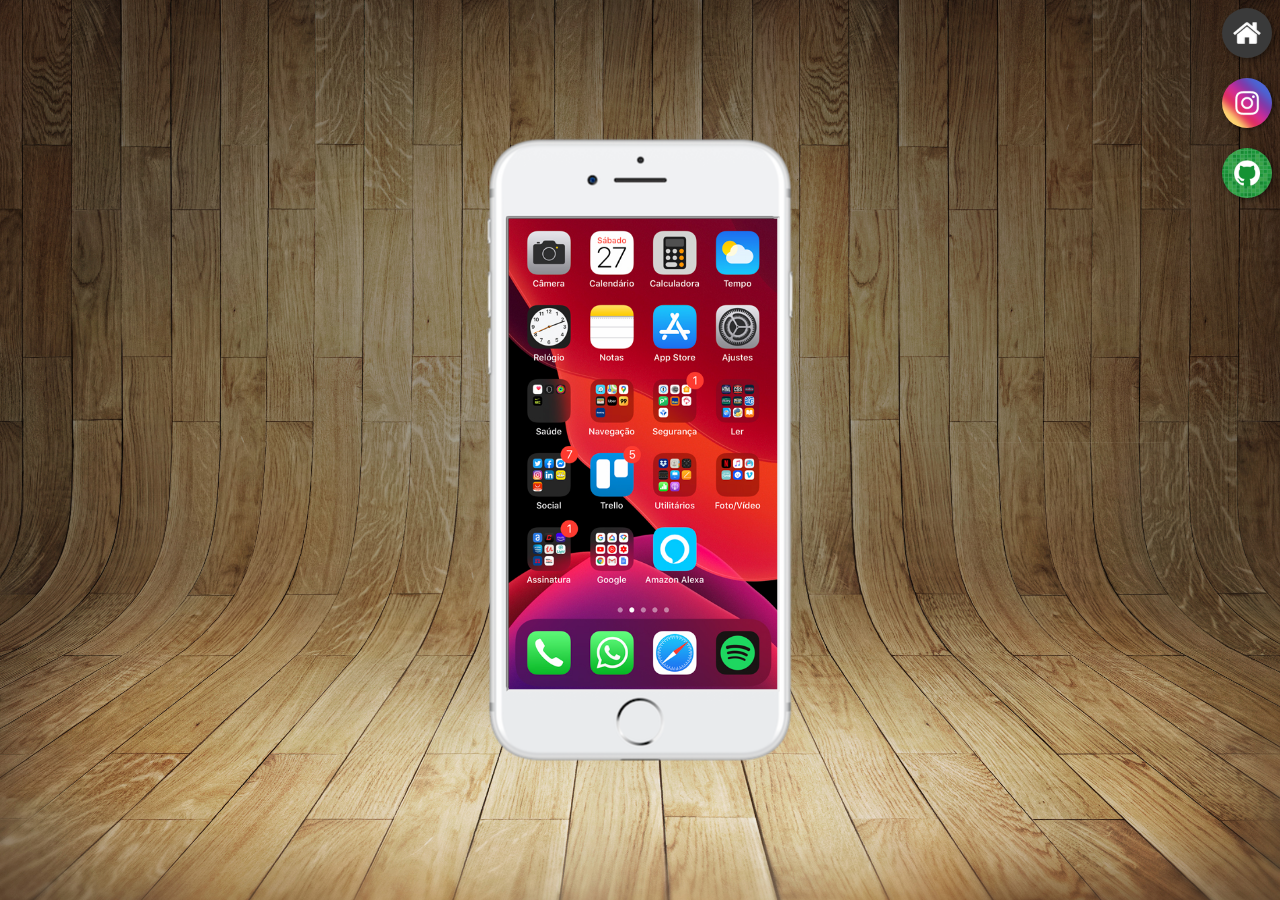
<file: index.html>
<!DOCTYPE html>
<html lang="pt-br">

<head>
    <meta charset="UTF-8">
    <meta name="viewport" content="width=device-width, initial-scale=1.0">
    <title>Projeto Redes Socias</title>
    <link rel="stylesheet" href="estilos/socias.css">
    <link rel="shortcut icon" href="favicon.ico" type="image/x-icon">
</head>

<body>
    <main>
        <section id="telefone">
            <iframe id="tela" name="tela" src="home.html">
                Seu navegador não é compatível com isso.
            </iframe>
        </section>
        <section id="redes-sociais">
            <a href="home.html" target="tela"><img src="imagens/logo-home.jpg" alt="Home"></a><br>
            <a href="instagram.html" target="tela"><img src="imagens/logo-instagram.jpg" alt="Instagram"></a><br>
            <a href="github.html" target="tela"><img src="imagens/logo-github.jpg" alt="Github"></a><br>
        </section>
    </main>
</body>

</html>
</file>
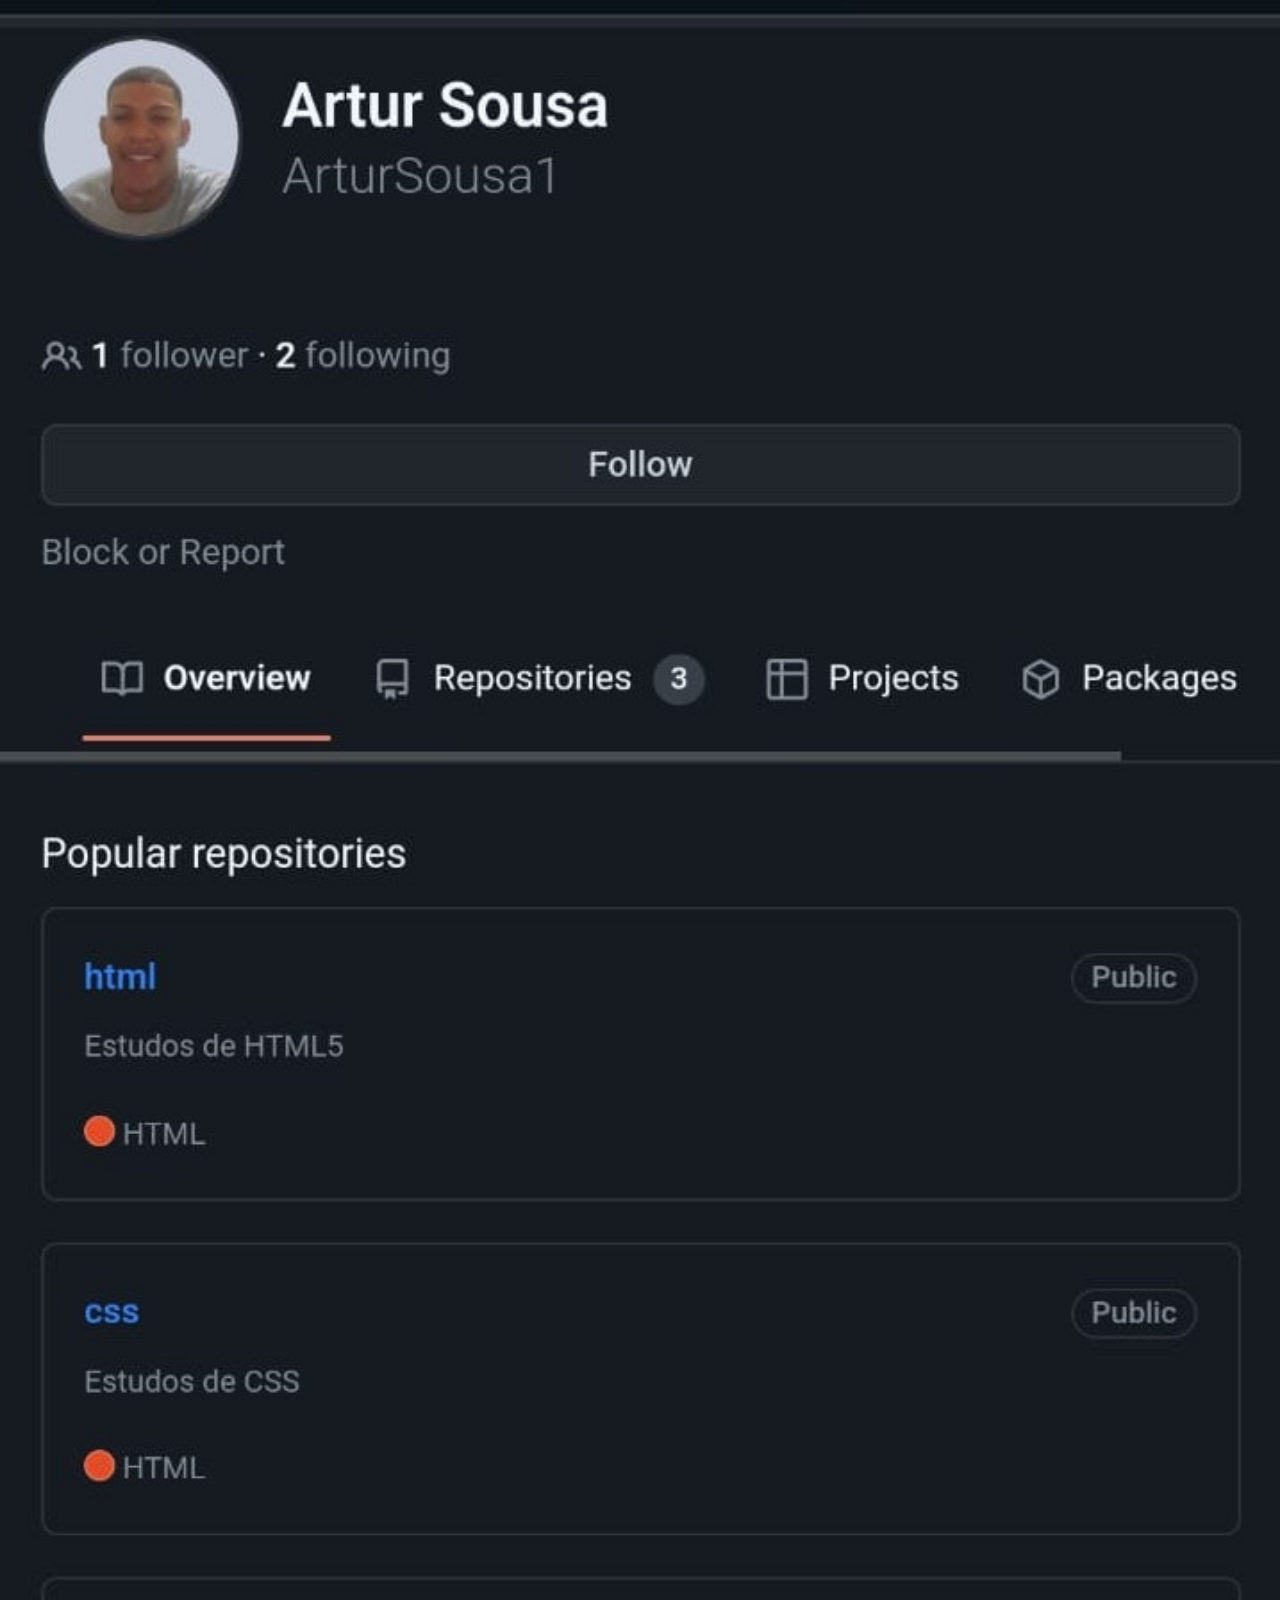
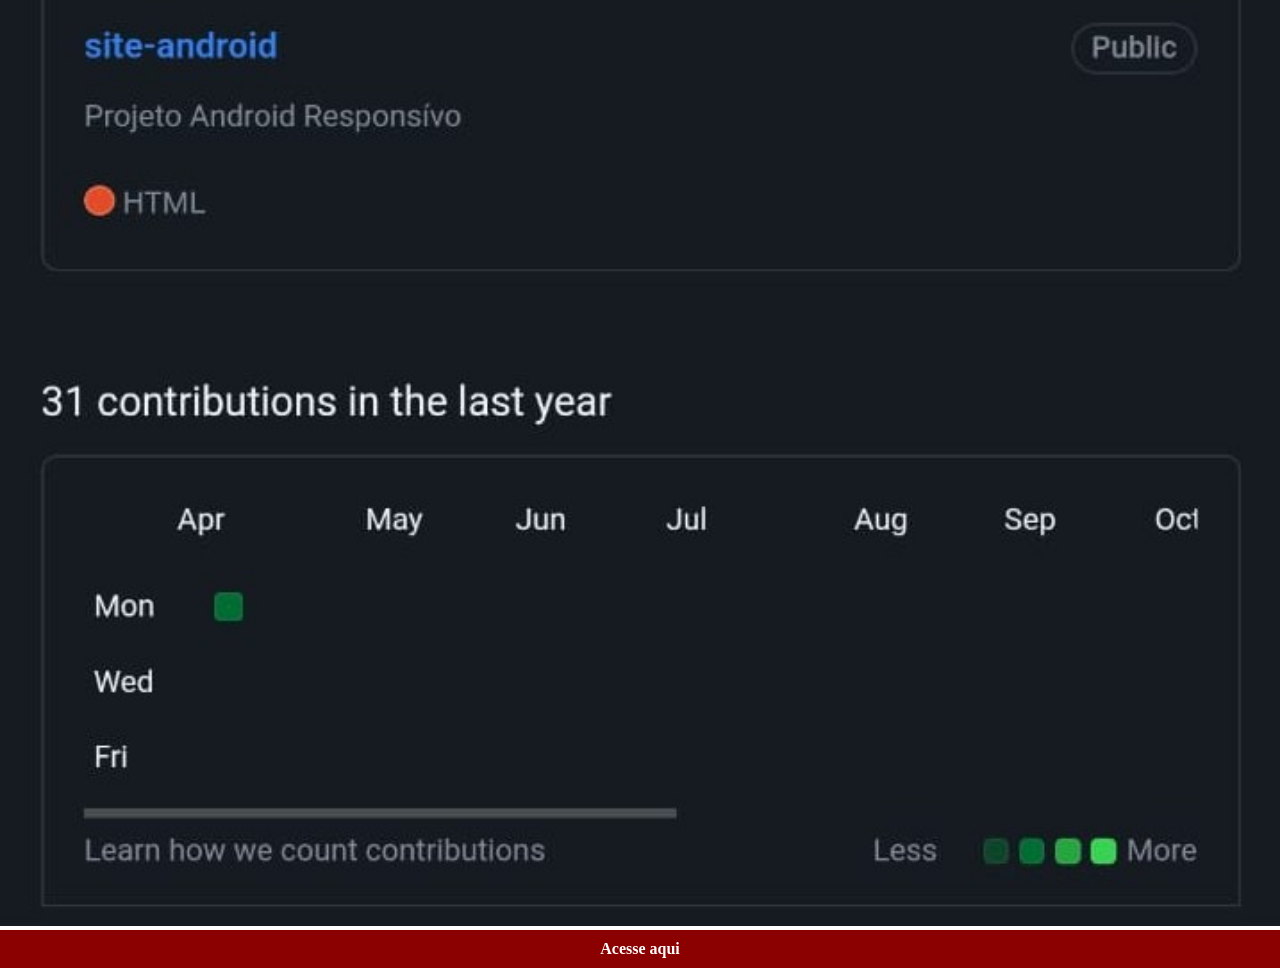
<file: github.html>
<!DOCTYPE html>
<html lang="pt-br">

<head>
    <meta charset="UTF-8">
    <meta name="viewport" content="width=device-width, initial-scale=1.0">
    <title>Perfil Github</title>
    <link rel="stylesheet" href="/estilos/instagram-github.css">
</head>

<body>
    <img src="imagens/WhatsApp Image 2024-03-31 at 16.43.31.jpeg" alt="Perfil-Github">
    <a href="https://github.com/ArturSousa1" target="_blank">Acesse aqui</a>
</body>

</html>
</file>
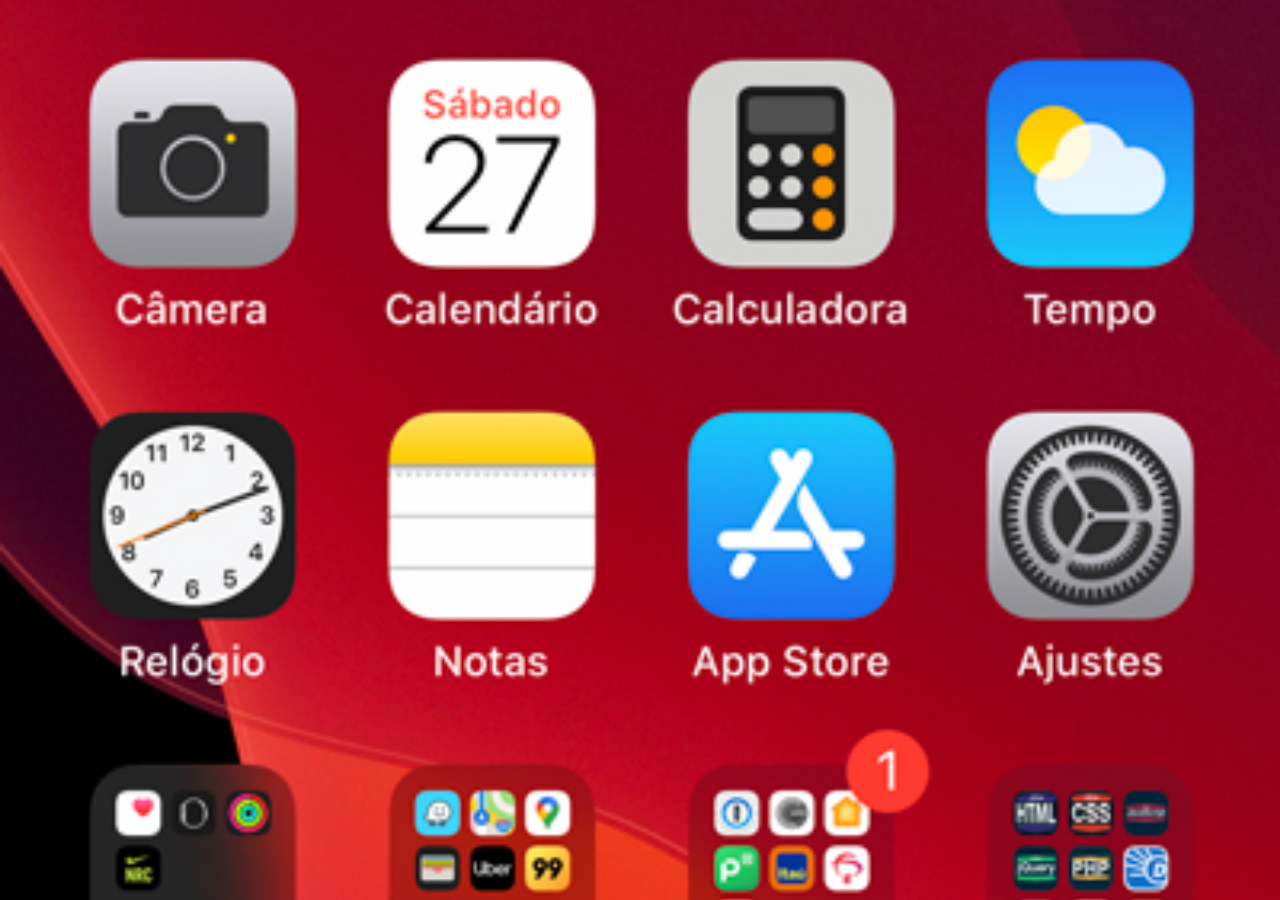
<file: home.html>
<!DOCTYPE html>
<html lang="pt-br">

<head>
    <meta charset="UTF-8">
    <meta name="viewport" content="width=device-width, initial-scale=1.0">
    <title>Home</title>
</head>
<style>
    * {
        margin: 0;
        padding: 0;
    }

    body {
        background: url(imagens/tela-home.jpg)no-repeat;
        background-size: cover;
    }
</style>

<body>
</body>

</html>
</file>
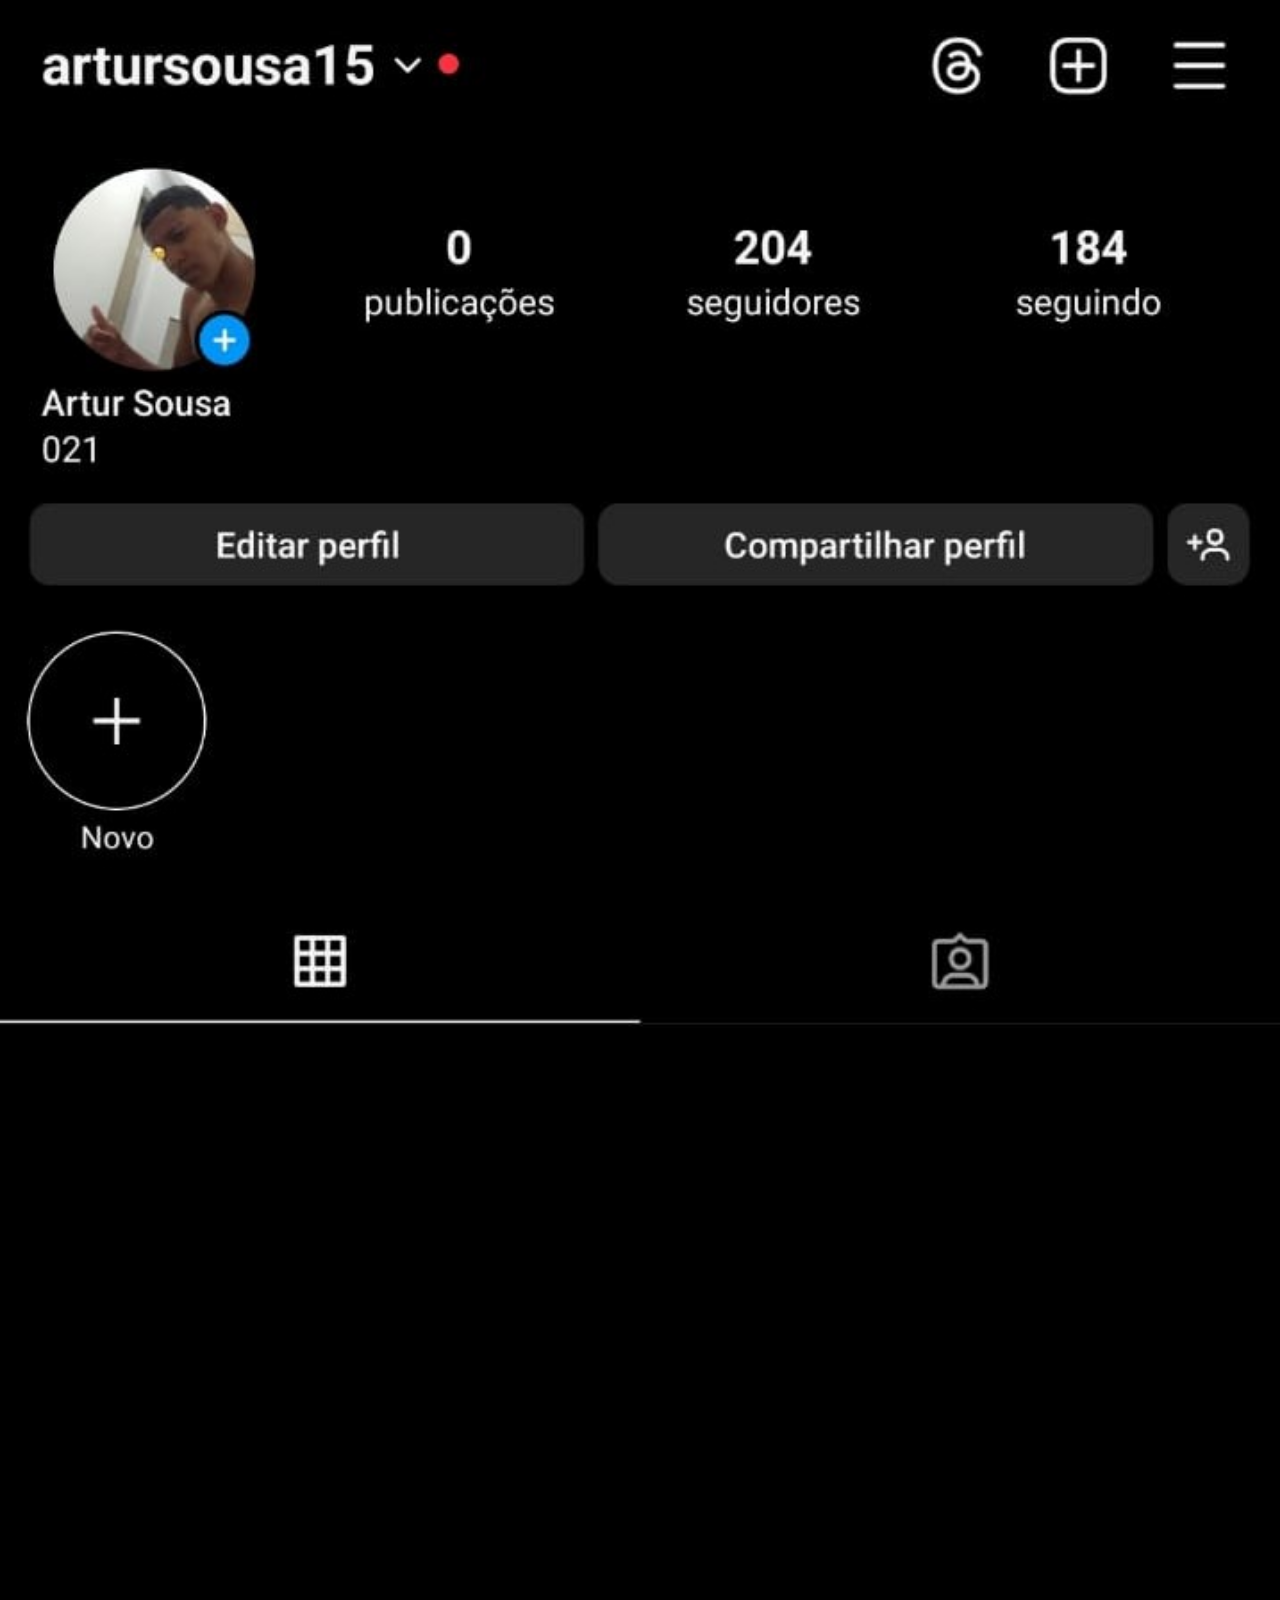
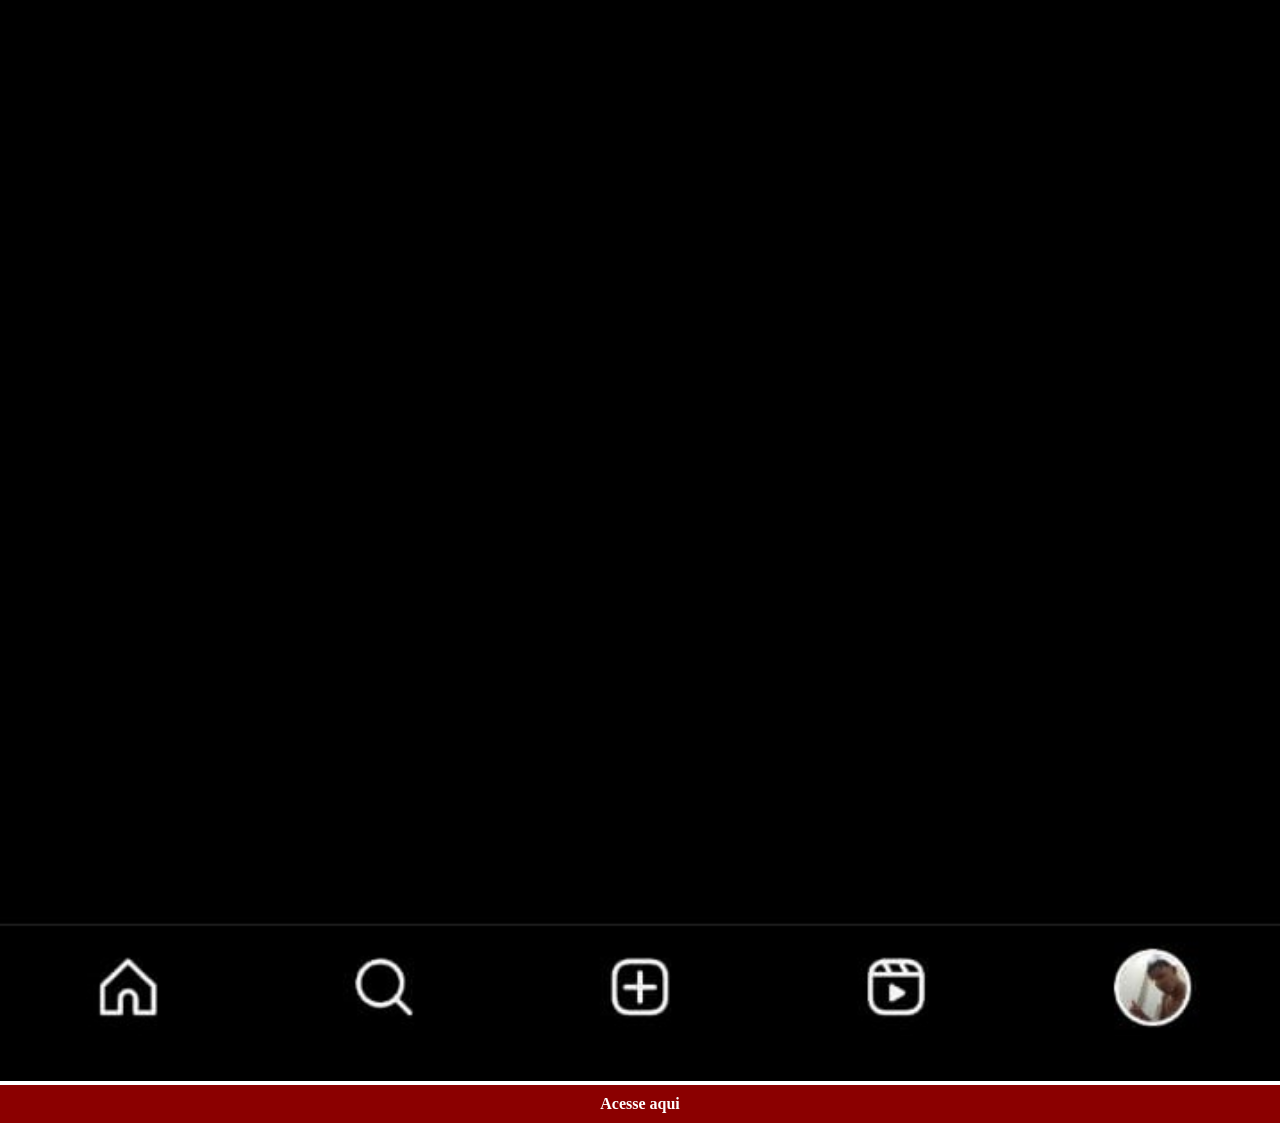
<file: instagram.html>
<!DOCTYPE html>
<html lang="pt-br">

<head>
    <meta charset="UTF-8">
    <meta name="viewport" content="width=device-width, initial-scale=1.0">
    <title>Instagram-Social</title>
    <link rel="stylesheet" href="estilos/instagram-github.css">
</head>

<body>
    <img src="imagens/WhatsApp Image 2024-03-31 at 16.39.18.jpeg" alt="Perfil-Instagram">
    <a href="https://www.instagram.com/artursousa15/" target="_blank">Acesse aqui</a>
</body>

</html>
</file>
<file: estilos/socias.css>
@charset "UTF-8";

* {
    margin: 0;
    padding: 0;
    font-family: Arial, Helvetica, sans-serif;
}

html,
body {
    width: 100vw;
    height: 100vh;
}

main {
    height: 100vh;
    position: relative;
    background: url(../imagens/fundo-madeira.jpg);
    background-attachment: fixed;
    background-size: cover;
}

section#telefone {
    position: absolute;
    width: 311px;
    height: 627px;
    background: url(../imagens/frame-iphone.png);
    top: 50%;
    left: 50%;
    transform: translate(-50%, -50%);
}

iframe#tela {
    position: absolute;
    top: 80px;
    left: 22px;
    width: 269px;
    height: 471px;
}

section#redes-sociais {
    text-align: right;
}

section#redes-sociais img {
    width: 50px;
    border-radius: 50%;
    margin: 8px;
    box-shadow: 2px 2px 5px rgba(0, 0, 0, 0.421);
    box-sizing: border-box;
}

section#redes-sociais img:hover {
    border: 2px solid white;
    transform: translate(-5px, -5px);
    transition: transform 1s, border 0.5s;
}
</file>
<file: estilos/instagram-github.css>
@charset "UTF-8";

* {
    margin: 0;
    padding: 0;
}

::-webkit-scrollbar {
    width: 0;
    height: 0;
}

img {
    width: 100vw;
    background-size: cover;
}

a {
    display: block;
    background-color: darkred;
    text-align: center;
    font-weight: bold;
    text-decoration: none;
    color: white;
    padding: 10px;
}

a:hover {
    background-color: red
}
</file>
